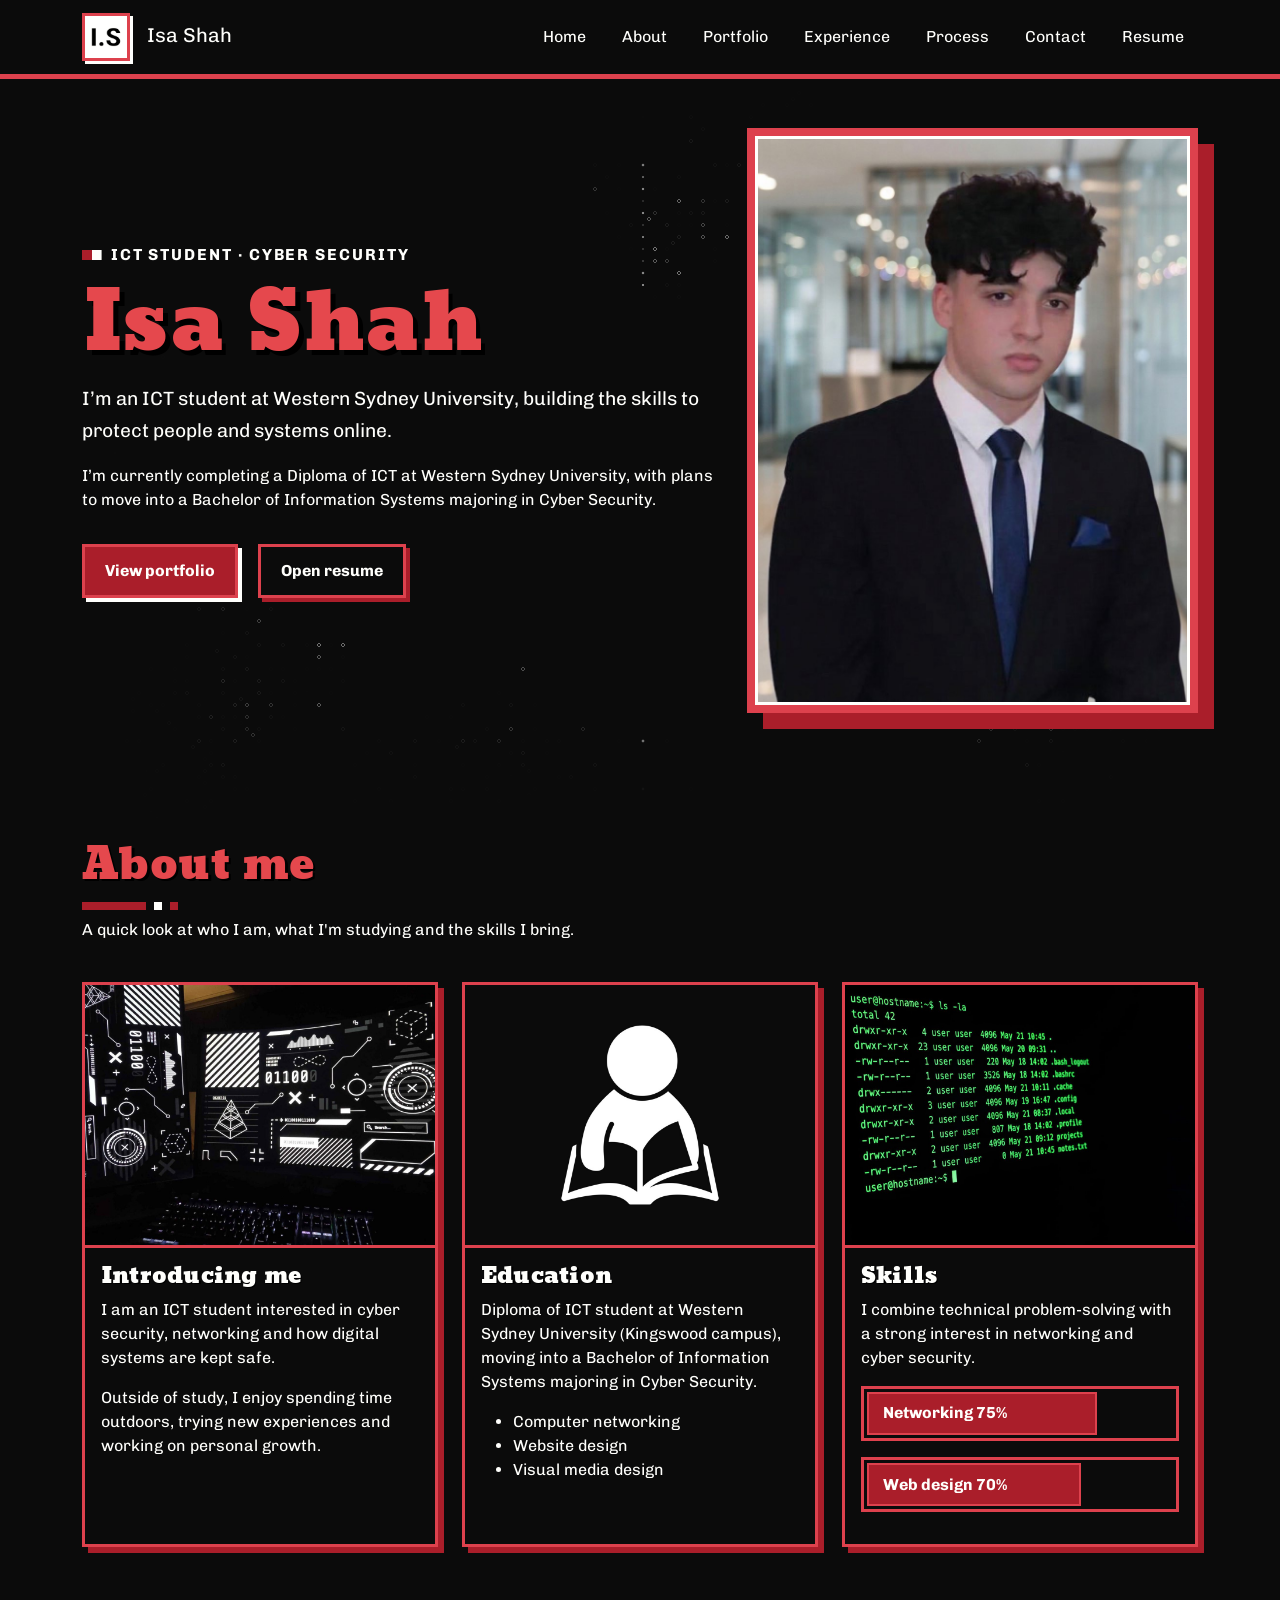
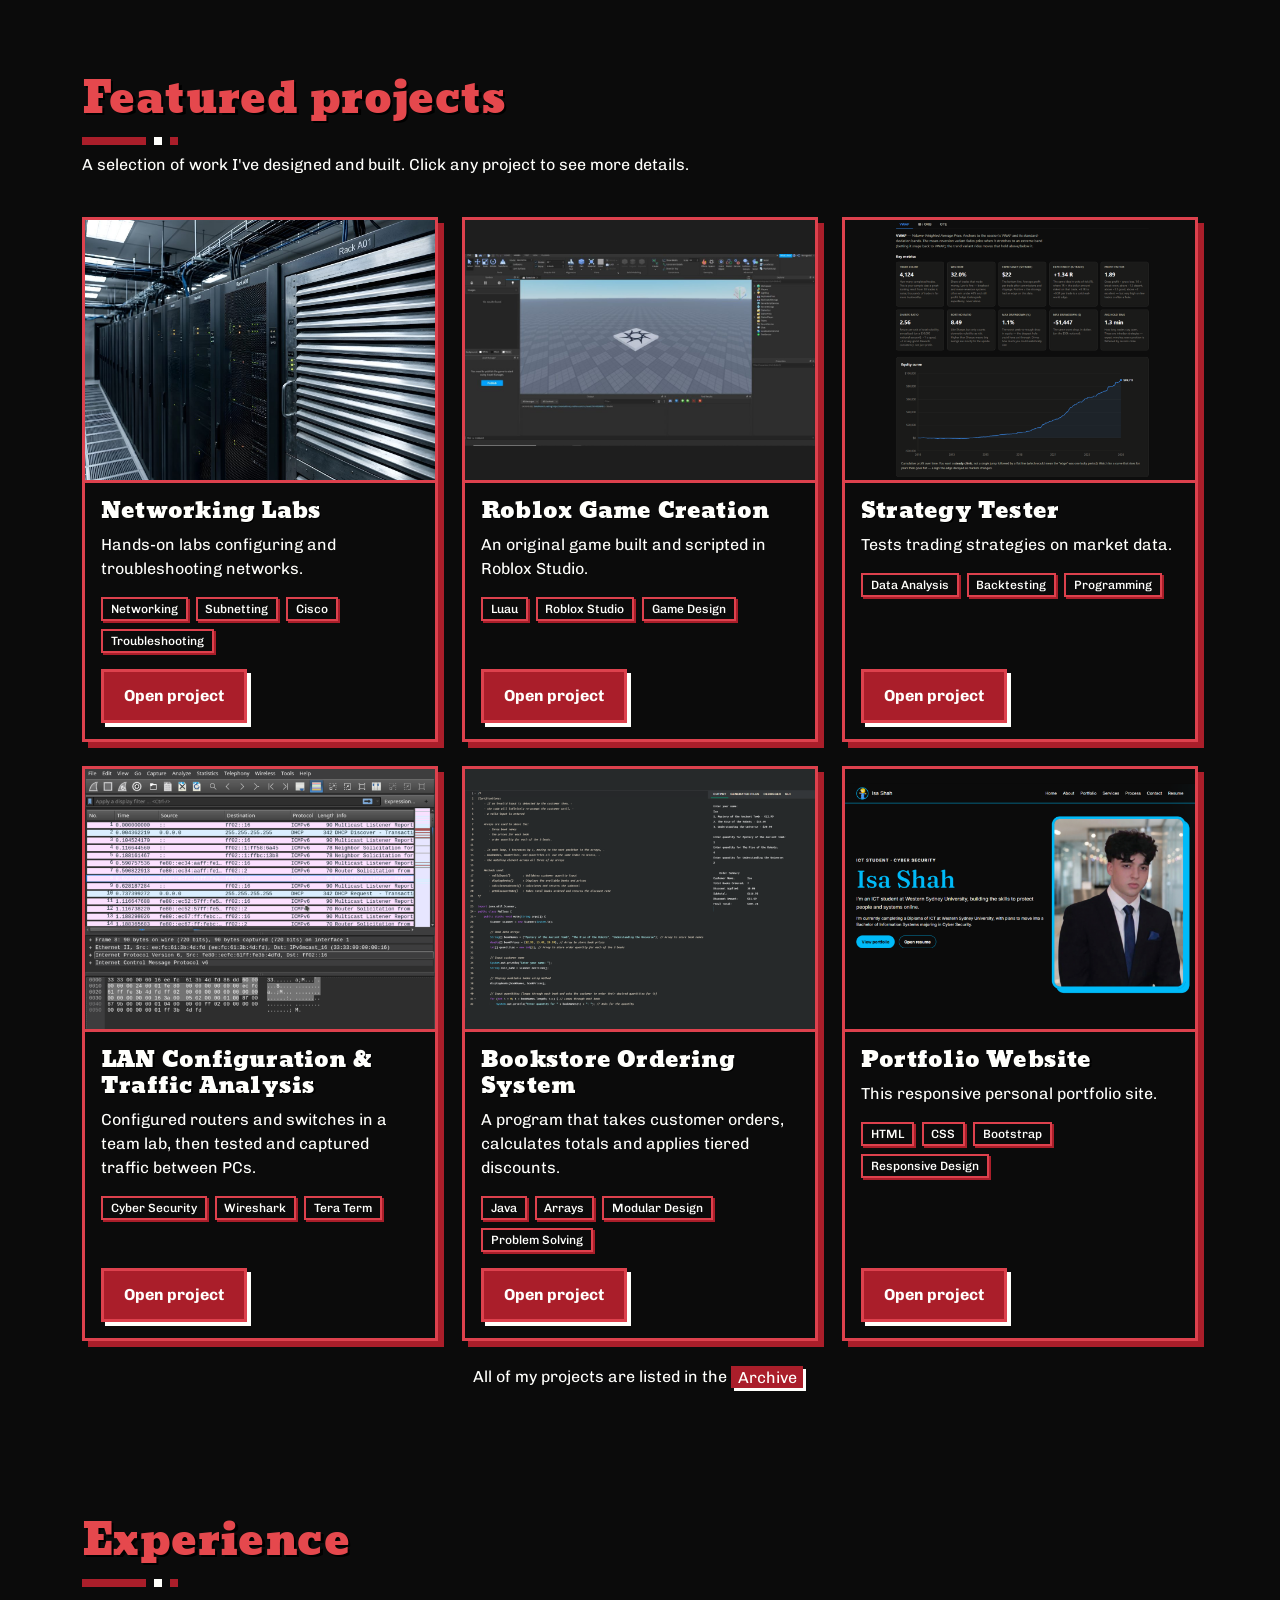
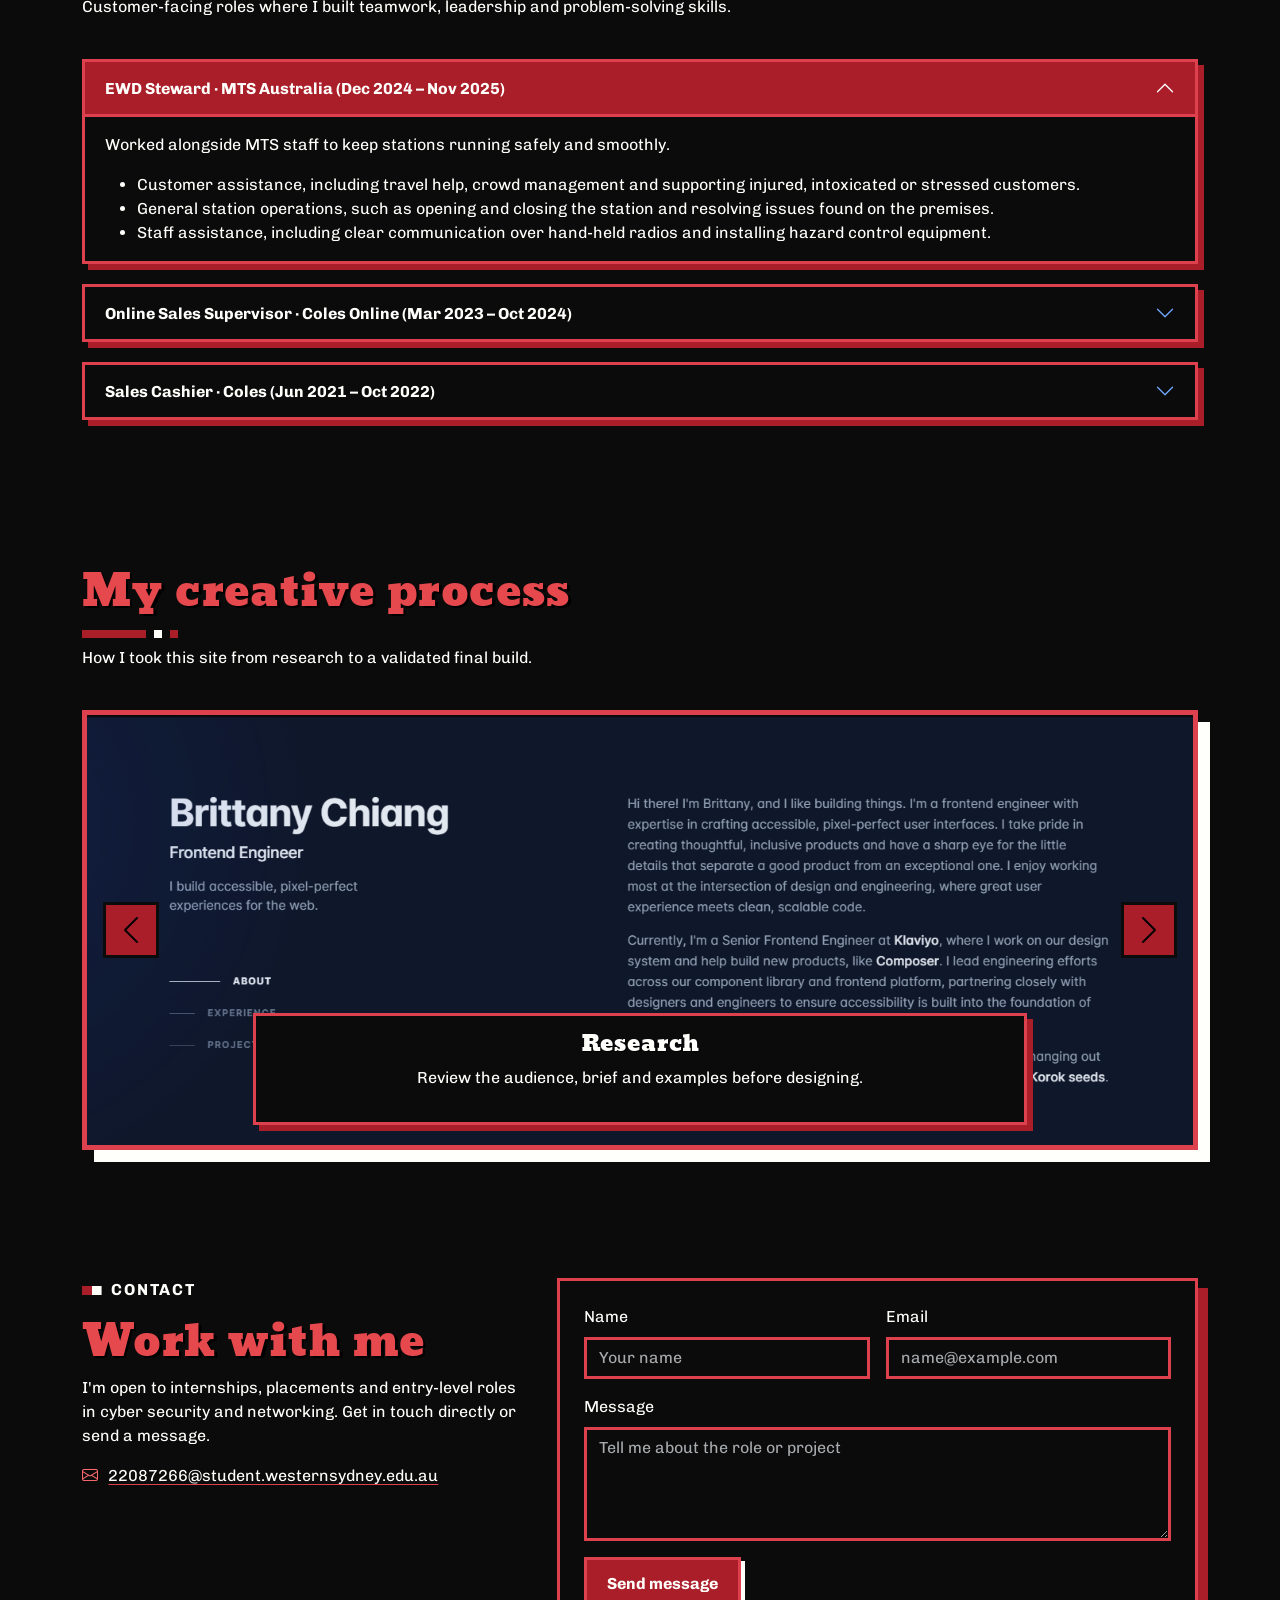
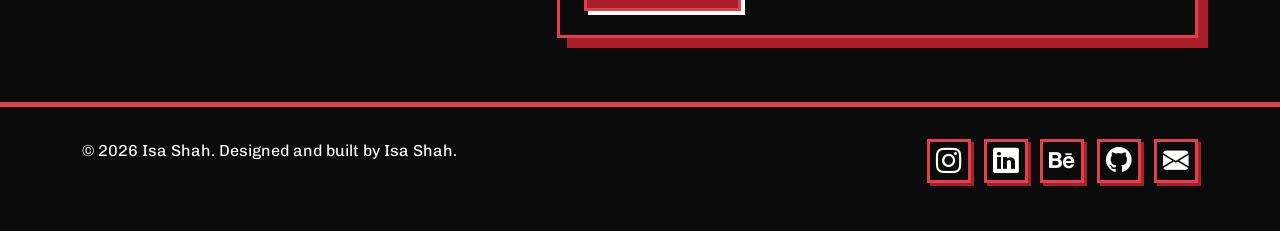
<file: index.html>
<!doctype html>
<html lang="en" data-bs-theme="dark">
<head>
  <meta charset="utf-8">
  <meta name="viewport" content="width=device-width, initial-scale=1">
  <meta name="description" content="Portfolio and resume of Isa Shah, ICT student at Western Sydney University specialising in cyber security and networking">
  <meta name="author" content="Isa Shah">
  <title>Isa Shah | Cyber Security &amp; ICT Portfolio</title>

  <!-- FAVICON -->
  <link rel="apple-touch-icon" sizes="180x180" href="favicon/apple-touch-icon.png">
  <link rel="icon" type="image/png" sizes="32x32" href="favicon/favicon-32x32.png">
  <link rel="icon" type="image/png" sizes="16x16" href="favicon/favicon-16x16.png">
  <link rel="icon" href="favicon/favicon.ico" sizes="any">
  <link rel="manifest" href="favicon/site.webmanifest">

  <!-- GOOGLE FONTS -->
  <link rel="preconnect" href="https://fonts.googleapis.com">
  <link rel="preconnect" href="https://fonts.gstatic.com" crossorigin>
  <link href="https://fonts.googleapis.com/css2?family=Moul&family=Chivo:wght@400;500;600;700&display=swap" rel="stylesheet">

  <!-- BOOTSTRAP ICONS -->
  <link rel="stylesheet" href="https://cdn.jsdelivr.net/npm/bootstrap-icons@1.11.3/font/bootstrap-icons.css">

  <!-- BOOTSTRAP CSS -->
  <link href="https://cdn.jsdelivr.net/npm/bootstrap@5.3.3/dist/css/bootstrap.min.css" rel="stylesheet">

  <!-- CUSTOM CSS -->
  <link href="css/custom.css" rel="stylesheet">
</head>

<body>

<!-- PIXEL BLAST BACKGROUND -->
<canvas class="pixel-blast-bg" aria-hidden="true"></canvas>

<!-- NAVBAR -->
<nav class="navbar navbar-expand-lg fixed-top site-nav" aria-label="Main navigation">
  <div class="container">
    <a class="navbar-brand" href="#top" aria-label="Isa Shah home">
      <img src="images/isa-icon.png" alt="Isa Shah icon" class="brand-icon rounded-circle">
      <span class="d-none d-sm-inline">Isa Shah</span>
    </a>

    <button class="navbar-toggler" type="button"
            data-bs-toggle="collapse"
            data-bs-target="#mainNavbar"
            aria-controls="mainNavbar"
            aria-expanded="false"
            aria-label="Toggle navigation">
      <span class="navbar-toggler-icon"></span>
    </button>

    <div class="collapse navbar-collapse" id="mainNavbar">
      <ul class="navbar-nav ms-auto mb-2 mb-lg-0 gap-lg-2">
        <li class="nav-item"><a class="nav-link" href="#top">Home</a></li>
        <li class="nav-item"><a class="nav-link" href="#aboutme">About</a></li>
        <li class="nav-item"><a class="nav-link" href="#portfolio">Portfolio</a></li>
        <li class="nav-item"><a class="nav-link" href="#experience">Experience</a></li>
        <li class="nav-item d-none d-lg-block"><a class="nav-link" href="#process">Process</a></li>
        <li class="nav-item"><a class="nav-link" href="#contactme">Contact</a></li>
        <li class="nav-item"><a class="nav-link" href="pdf/isa_shah_resume.pdf" target="_blank" rel="noopener">Resume</a></li>
      </ul>
    </div>
  </div>
</nav>

<main id="top">

  <!-- HERO -->
  <header class="container hero-section">
    <div class="row align-items-center g-4">
      <div class="col-12 col-lg-7">
        <p class="eyebrow">ICT student · Cyber security</p>
        <h1>Isa Shah</h1>
        <p class="lead-copy">I’m an ICT student at Western Sydney University, building the skills to protect people and systems online.</p>
        <p class="d-none d-md-block">I’m currently completing a Diploma of ICT at Western Sydney University, with plans to move into a Bachelor of Information Systems majoring in Cyber Security.</p>

        <div class="hero-actions">
          <a class="btn btn-brand" href="#portfolio">View portfolio</a>
          <a class="btn btn-ghost" href="pdf/isa_shah_resume.pdf" target="_blank" rel="noopener">Open resume</a>
        </div>
      </div>

      <div class="col-12 col-lg-5 text-center">
        <img src="images/isa-hero.jpg" class="img-fluid hero-img" alt="Isa Shah creative portrait">
      </div>
    </div>
  </header>

  <!-- ABOUT -->
  <section class="container section-block" id="aboutme">
    <div class="section-intro">
      <h2>About me</h2>
      <p>A quick look at who I am, what I'm studying and the skills I bring.</p>
    </div>

    <div class="row row-cols-1 row-cols-md-2 row-cols-lg-3 g-4">
      <div class="col">
        <article class="card h-100 feature-card">
          <img src="images/isa-setup.jpg" class="card-img-top" alt="Isa's desk setup: two monitors showing a black and white tech-style wallpaper above a backlit keyboard">
          <div class="card-body">
            <h3 class="card-title">Introducing me</h3>
            <p class="card-text">I am an ICT student interested in cyber security, networking and how digital systems are kept safe.</p>
            <p class="card-text d-none d-lg-block">Outside of study, I enjoy spending time outdoors, trying new experiences and working on personal growth.</p>
          </div>
        </article>
      </div>

      <div class="col">
        <article class="card h-100 feature-card">
          <img src="images/education-icon.jpg" class="card-img-top" alt="Icon of a person reading an open book">
          <div class="card-body">
            <h3 class="card-title">Education</h3>
            <p class="card-text">Diploma of ICT student at Western Sydney University (Kingswood campus), moving into a Bachelor of Information Systems majoring in Cyber Security.</p>
            <ul>
              <li>Computer networking</li>
              <li>Website design</li>
              <li>Visual media design</li>
            </ul>
          </div>
        </article>
      </div>

      <div class="col">
        <article class="card h-100 feature-card">
          <img src="images/skills-terminal.jpg" class="card-img-top" alt="Linux terminal showing green ls -la output listing files and permissions">
          <div class="card-body">
            <h3 class="card-title">Skills</h3>
            <p class="card-text">I combine technical problem-solving with a strong interest in networking and cyber security.</p>
            <div class="skill-meter"><span style="width:75%">Networking 75%</span></div>
            <div class="skill-meter"><span style="width:70%">Web design 70%</span></div>
          </div>
        </article>
      </div>
    </div>
  </section>

  <!-- PORTFOLIO -->
  <section class="container section-block" id="portfolio">
    <div class="section-intro">
      <h2>Featured projects</h2>
      <p>A selection of work I've designed and built. Click any project to see more details.</p>
    </div>

    <div class="row row-cols-1 row-cols-sm-2 row-cols-lg-3 g-4">

      <div class="col">
        <article class="card h-100 portfolio-card">
          <img src="images/networking-labs.jpg" class="card-img-top" alt="Networking Labs project thumbnail">
          <div class="card-body d-flex flex-column">
            <h3 class="card-title">Networking Labs</h3>
            <p class="card-text">Hands-on labs configuring and troubleshooting networks.</p>
            <ul class="list-unstyled d-flex flex-wrap gap-2 mb-3" aria-label="Skills used">
              <li class="badge skill-tag">Networking</li>
              <li class="badge skill-tag">Subnetting</li>
              <li class="badge skill-tag">Cisco</li>
              <li class="badge skill-tag">Troubleshooting</li>
            </ul>
            <button type="button" class="btn btn-brand open-lightbox mt-auto align-self-start"
                    data-bs-toggle="modal" data-bs-target="#projectLightbox"
                    data-project-src="images/networking-labs.jpg"
                    data-project-title="Networking Labs"
                    data-project-description="A series of networking labs covering IP addressing, subnetting, switch and router configuration, and troubleshooting connectivity issues.">
              Open project
            </button>
          </div>
        </article>
      </div>

      <div class="col">
        <article class="card h-100 portfolio-card">
          <img src="images/roblox-game.png" class="card-img-top img-zoom-out" alt="Roblox Studio showing a baseplate with a custom star-design part">
          <div class="card-body d-flex flex-column">
            <h3 class="card-title">Roblox Game Creation</h3>
            <p class="card-text">An original game built and scripted in Roblox Studio.</p>
            <ul class="list-unstyled d-flex flex-wrap gap-2 mb-3" aria-label="Skills used">
              <li class="badge skill-tag">Luau</li>
              <li class="badge skill-tag">Roblox Studio</li>
              <li class="badge skill-tag">Game Design</li>
            </ul>
            <button type="button" class="btn btn-brand open-lightbox mt-auto align-self-start"
                    data-bs-toggle="modal" data-bs-target="#projectLightbox"
                    data-project-src="images/roblox-game.png"
                    data-project-title="Roblox Game Creation"
                    data-project-description="An original Roblox game designed and built in Roblox Studio, with Luau scripting for gameplay mechanics, level design and player interaction.">
              Open project
            </button>
          </div>
        </article>
      </div>

      <div class="col">
        <article class="card h-100 portfolio-card">
          <img src="images/strategy-tester-metrics.png" class="card-img-top" alt="VWAP strategy backtest results: key metrics cards and an equity curve rising to $89,715">
          <div class="card-body d-flex flex-column">
            <h3 class="card-title">Strategy Tester</h3>
            <p class="card-text">Tests trading strategies on market data.</p>
            <ul class="list-unstyled d-flex flex-wrap gap-2 mb-3" aria-label="Skills used">
              <li class="badge skill-tag">Data Analysis</li>
              <li class="badge skill-tag">Backtesting</li>
              <li class="badge skill-tag">Programming</li>
            </ul>
            <button type="button" class="btn btn-brand open-lightbox mt-auto align-self-start"
                    data-bs-toggle="modal" data-bs-target="#projectLightbox"
                    data-project-src="images/strategy-tester-metrics.png"
                    data-project-title="Strategy Tester"
                    data-project-description="Records market data and tests trading strategies on it to find which ones are profitable.">
              Open project
            </button>
          </div>
        </article>
      </div>

      <div class="col d-none d-sm-block">
        <article class="card h-100 portfolio-card">
          <img src="images/wireshark-capture.png" class="card-img-top" alt="Wireshark capture listing ICMPv6 and DHCP packets with packet details and hex view">
          <div class="card-body d-flex flex-column">
            <h3 class="card-title">LAN Configuration &amp; Traffic Analysis</h3>
            <p class="card-text">Configured routers and switches in a team lab, then tested and captured traffic between PCs.</p>
            <ul class="list-unstyled d-flex flex-wrap gap-2 mb-3" aria-label="Skills used">
              <li class="badge skill-tag">Cyber Security</li>
              <li class="badge skill-tag">Wireshark</li>
              <li class="badge skill-tag">Tera Term</li>
            </ul>
            <button type="button" class="btn btn-brand open-lightbox mt-auto align-self-start"
                    data-bs-toggle="modal" data-bs-target="#projectLightbox"
                    data-project-src="images/wireshark-capture.png"
                    data-project-title="LAN Configuration &amp; Traffic Analysis"
                    data-project-description="A hands-on networking lab where my group took turns acting as the router and the switch. I used Tera Term to connect to and configure the devices, pinged other PCs to test connectivity, and used Wireshark to capture and inspect the packets travelling across the network.">
              Open project
            </button>
          </div>
        </article>
      </div>

      <div class="col d-none d-md-block">
        <article class="card h-100 portfolio-card">
          <img src="images/bookstore-ordering.png" class="card-img-top" alt="Java code for the Bookstore Ordering System beside its console output and order summary">
          <div class="card-body d-flex flex-column">
            <h3 class="card-title">Bookstore Ordering System</h3>
            <p class="card-text">A program that takes customer orders, calculates totals and applies tiered discounts.</p>
            <ul class="list-unstyled d-flex flex-wrap gap-2 mb-3" aria-label="Skills used">
              <li class="badge skill-tag">Java</li>
              <li class="badge skill-tag">Arrays</li>
              <li class="badge skill-tag">Modular Design</li>
              <li class="badge skill-tag">Problem Solving</li>
            </ul>
            <button type="button" class="btn btn-brand open-lightbox mt-auto align-self-start"
                    data-bs-toggle="modal" data-bs-target="#projectLightbox"
                    data-project-src="images/bookstore-ordering.png"
                    data-project-title="Bookstore Ordering System"
                    data-project-description="A Java program for a bookstore that takes a customer's name and order quantities, stores the book names, prices and quantities in matching arrays, then prints an order summary. It applies a tiered discount based on the total number of books ordered, and re-prompts the customer until they enter a valid quantity. The code is split into separate methods for validating input, displaying books, calculating the subtotal and working out the discount rate.">
              Open project
            </button>
          </div>
        </article>
      </div>

      <div class="col d-none d-lg-block">
        <article class="card h-100 portfolio-card">
          <img src="images/portfolio-website.png" class="card-img-top" alt="Homepage of this portfolio site showing the Isa Shah hero section and portrait">
          <div class="card-body d-flex flex-column">
            <h3 class="card-title">Portfolio Website</h3>
            <p class="card-text">This responsive personal portfolio site.</p>
            <ul class="list-unstyled d-flex flex-wrap gap-2 mb-3" aria-label="Skills used">
              <li class="badge skill-tag">HTML</li>
              <li class="badge skill-tag">CSS</li>
              <li class="badge skill-tag">Bootstrap</li>
              <li class="badge skill-tag">Responsive Design</li>
            </ul>
            <button type="button" class="btn btn-brand open-lightbox mt-auto align-self-start"
                    data-bs-toggle="modal" data-bs-target="#projectLightbox"
                    data-project-src="images/portfolio-website.png"
                    data-project-title="Portfolio Website"
                    data-project-description="The site you are viewing: a responsive portfolio built with HTML, CSS and Bootstrap, featuring a carousel, project lightbox and mobile-first layout.">
              Open project
            </button>
          </div>
        </article>
      </div>

    </div>

    <p class="text-center mt-4 mb-0">
      All of my projects are listed in the <a href="archive.html" class="archive-link">Archive</a>.
    </p>
  </section>

  <!-- EXPERIENCE -->
  <section class="container section-block" id="experience">
    <div class="section-intro">
      <h2>Experience</h2>
      <p>Customer-facing roles where I built teamwork, leadership and problem-solving skills.</p>
    </div>

    <div class="accordion services-accordion" id="experienceAccordion">
      <div class="accordion-item">
        <h3 class="accordion-header">
          <button class="accordion-button" type="button"
                  data-bs-toggle="collapse" data-bs-target="#experienceOne"
                  aria-expanded="true" aria-controls="experienceOne">
            EWD Steward · MTS Australia (Dec 2024 – Nov 2025)
          </button>
        </h3>
        <div id="experienceOne" class="accordion-collapse collapse show" data-bs-parent="#experienceAccordion">
          <div class="accordion-body">
            <p>Worked alongside MTS staff to keep stations running safely and smoothly.</p>
            <ul class="mb-0">
              <li>Customer assistance, including travel help, crowd management and supporting injured, intoxicated or stressed customers.</li>
              <li>General station operations, such as opening and closing the station and resolving issues found on the premises.</li>
              <li>Staff assistance, including clear communication over hand-held radios and installing hazard control equipment.</li>
            </ul>
          </div>
        </div>
      </div>

      <div class="accordion-item">
        <h3 class="accordion-header">
          <button class="accordion-button collapsed" type="button"
                  data-bs-toggle="collapse" data-bs-target="#experienceTwo"
                  aria-expanded="false" aria-controls="experienceTwo">
            Online Sales Supervisor · Coles Online (Mar 2023 – Oct 2024)
          </button>
        </h3>
        <div id="experienceTwo" class="accordion-collapse collapse" data-bs-parent="#experienceAccordion">
          <div class="accordion-body">Managed and trained a team of online shopping assistants, making sure they met performance standards and gave excellent customer service. Coordinated picking, packing and delivery so orders were filled on time and accurately.</div>
        </div>
      </div>

      <div class="accordion-item">
        <h3 class="accordion-header">
          <button class="accordion-button collapsed" type="button"
                  data-bs-toggle="collapse" data-bs-target="#experienceThree"
                  aria-expanded="false" aria-controls="experienceThree">
            Sales Cashier · Coles (Jun 2021 – Oct 2022)
          </button>
        </h3>
        <div id="experienceThree" class="accordion-collapse collapse" data-bs-parent="#experienceAccordion">
          <div class="accordion-body">Served customers quickly and efficiently at the checkout, solved technical problems at the register and handled difficult customers calmly.</div>
        </div>
      </div>
    </div>
  </section>

  <!-- PROCESS CAROUSEL -->
  <section class="container section-block d-none d-lg-block" id="process">
    <div class="section-intro">
      <h2>My creative process</h2>
      <p>How I took this site from research to a validated final build.</p>
    </div>

    <div id="processCarousel" class="carousel slide process-carousel" data-bs-ride="carousel">
      <div class="carousel-inner">
        <div class="carousel-item active">
          <img src="images/research-inspiration.png" class="d-block w-100" alt="Research: portfolio layout inspiration from Brittany Chiang's site">
          <div class="carousel-caption">
            <h3>Research</h3>
            <p>Review the audience, brief and examples before designing.</p>
          </div>
        </div>

        <div class="carousel-item">
          <img src="images/make-code.png" class="d-block w-100 img-left" alt="Make: building the portfolio carousel in HTML with Bootstrap in VS Code">
          <div class="carousel-caption">
            <h3>Make</h3>
            <p>Create drafts, choose strong images and test the layout.</p>
          </div>
        </div>

        <div class="carousel-item">
          <img src="images/refine-validation.png" class="d-block w-100" alt="Refine: Nu HTML Checker reporting no errors or warnings for the portfolio page">
          <div class="carousel-caption">
            <h3>Refine</h3>
            <p>Use feedback and validation to improve the final website.</p>
          </div>
        </div>
      </div>

      <button class="carousel-control-prev" type="button" data-bs-target="#processCarousel" data-bs-slide="prev">
        <span class="carousel-control-prev-icon" aria-hidden="true"></span>
        <span class="visually-hidden">Previous</span>
      </button>

      <button class="carousel-control-next" type="button" data-bs-target="#processCarousel" data-bs-slide="next">
        <span class="carousel-control-next-icon" aria-hidden="true"></span>
        <span class="visually-hidden">Next</span>
      </button>
    </div>
  </section>

  <!-- CONTACT -->
  <section class="container section-block" id="contactme">
    <div class="row g-4 align-items-start">
      <div class="col-12 col-lg-5">
        <p class="eyebrow">Contact</p>
        <h2>Work with me</h2>
        <p>I'm open to internships, placements and entry-level roles in cyber security and networking. Get in touch directly or send a message.</p>
        <ul class="list-unstyled contact-details">
          <li><i class="bi bi-envelope" aria-hidden="true"></i> <a href="mailto:22087266@student.westernsydney.edu.au">22087266@student.westernsydney.edu.au</a></li>
        </ul>
      </div>

      <div class="col-12 col-lg-7">
        <form class="contact-form" action="mailto:22087266@student.westernsydney.edu.au" method="post" enctype="text/plain">
          <div class="row g-3">
            <div class="col-12 col-md-6">
              <label for="name" class="form-label">Name</label>
              <input type="text" class="form-control" id="name" name="name" placeholder="Your name" required>
            </div>

            <div class="col-12 col-md-6">
              <label for="email" class="form-label">Email</label>
              <input type="email" class="form-control" id="email" name="email" placeholder="name@example.com" required>
            </div>

            <div class="col-12">
              <label for="message" class="form-label">Message</label>
              <textarea class="form-control" id="message" name="message" rows="4" placeholder="Tell me about the role or project" required></textarea>
            </div>

            <div class="col-12">
              <button type="submit" class="btn btn-brand">Send message</button>
            </div>
          </div>
        </form>
      </div>
    </div>
  </section>

</main>

<!-- FOOTER -->
<footer class="site-footer">
  <div class="container d-flex flex-column flex-md-row justify-content-between align-items-start gap-3">
    <p>&copy; 2026 Isa Shah. Designed and built by Isa Shah.</p>
    <p class="social-links">
      <a href="https://www.instagram.com/s1as.s/" target="_blank" rel="noopener" aria-label="Instagram"><i class="bi bi-instagram"></i></a>
      <a href="https://www.linkedin.com/in/isashah04/" target="_blank" rel="noopener" aria-label="LinkedIn"><i class="bi bi-linkedin"></i></a>
      <a href="https://www.behance.net/isashah1" target="_blank" rel="noopener" aria-label="Behance"><i class="bi bi-behance"></i></a>
      <a href="https://github.com/s1xs" target="_blank" rel="noopener" aria-label="GitHub"><i class="bi bi-github"></i></a>
      <a href="mailto:22087266@student.westernsydney.edu.au" aria-label="Email Isa Shah"><i class="bi bi-envelope-fill"></i></a>
    </p>
  </div>
</footer>

<!-- PROJECT LIGHTBOX MODAL -->
<div class="modal fade" id="projectLightbox" tabindex="-1" role="dialog"
     aria-labelledby="projectLightboxLabel" aria-hidden="true">
  <div class="modal-dialog modal-dialog-centered modal-xl">
    <div class="modal-content project-modal">
      <div class="modal-header">
        <h2 class="modal-title" id="projectLightboxLabel">Project title</h2>
        <button type="button" class="btn-close" data-bs-dismiss="modal" aria-label="Close"></button>
      </div>
      <div class="modal-body">
        <img src="images/networking-labs.jpg" class="img-fluid modal-project-img"
             id="modalProjectImage" alt="Selected portfolio project">
        <p id="modalProjectDescription" class="modal-description">Project description.</p>
      </div>
    </div>
  </div>
</div>

<!-- BOOTSTRAP JS -->
<script src="https://cdn.jsdelivr.net/npm/bootstrap@5.3.3/dist/js/bootstrap.bundle.min.js"></script>

<!-- PIXEL BLAST BACKGROUND -->
<script src="js/pixel-blast.js"></script>

<script>
  /* PROJECT LIGHTBOX */
  const projectButtons = document.querySelectorAll('.open-lightbox');
  const projectImage = document.querySelector('#modalProjectImage');
  const projectTitle = document.querySelector('#projectLightboxLabel');
  const projectDescription = document.querySelector('#modalProjectDescription');

  projectButtons.forEach(function(button) {
    button.addEventListener('click', function () {
      projectImage.src = this.dataset.projectSrc;
      projectImage.alt = this.dataset.projectTitle + ' full image';
      projectTitle.textContent = this.dataset.projectTitle;
      projectDescription.textContent = this.dataset.projectDescription;
    });
  });
</script>

</body>
</html>
</file>
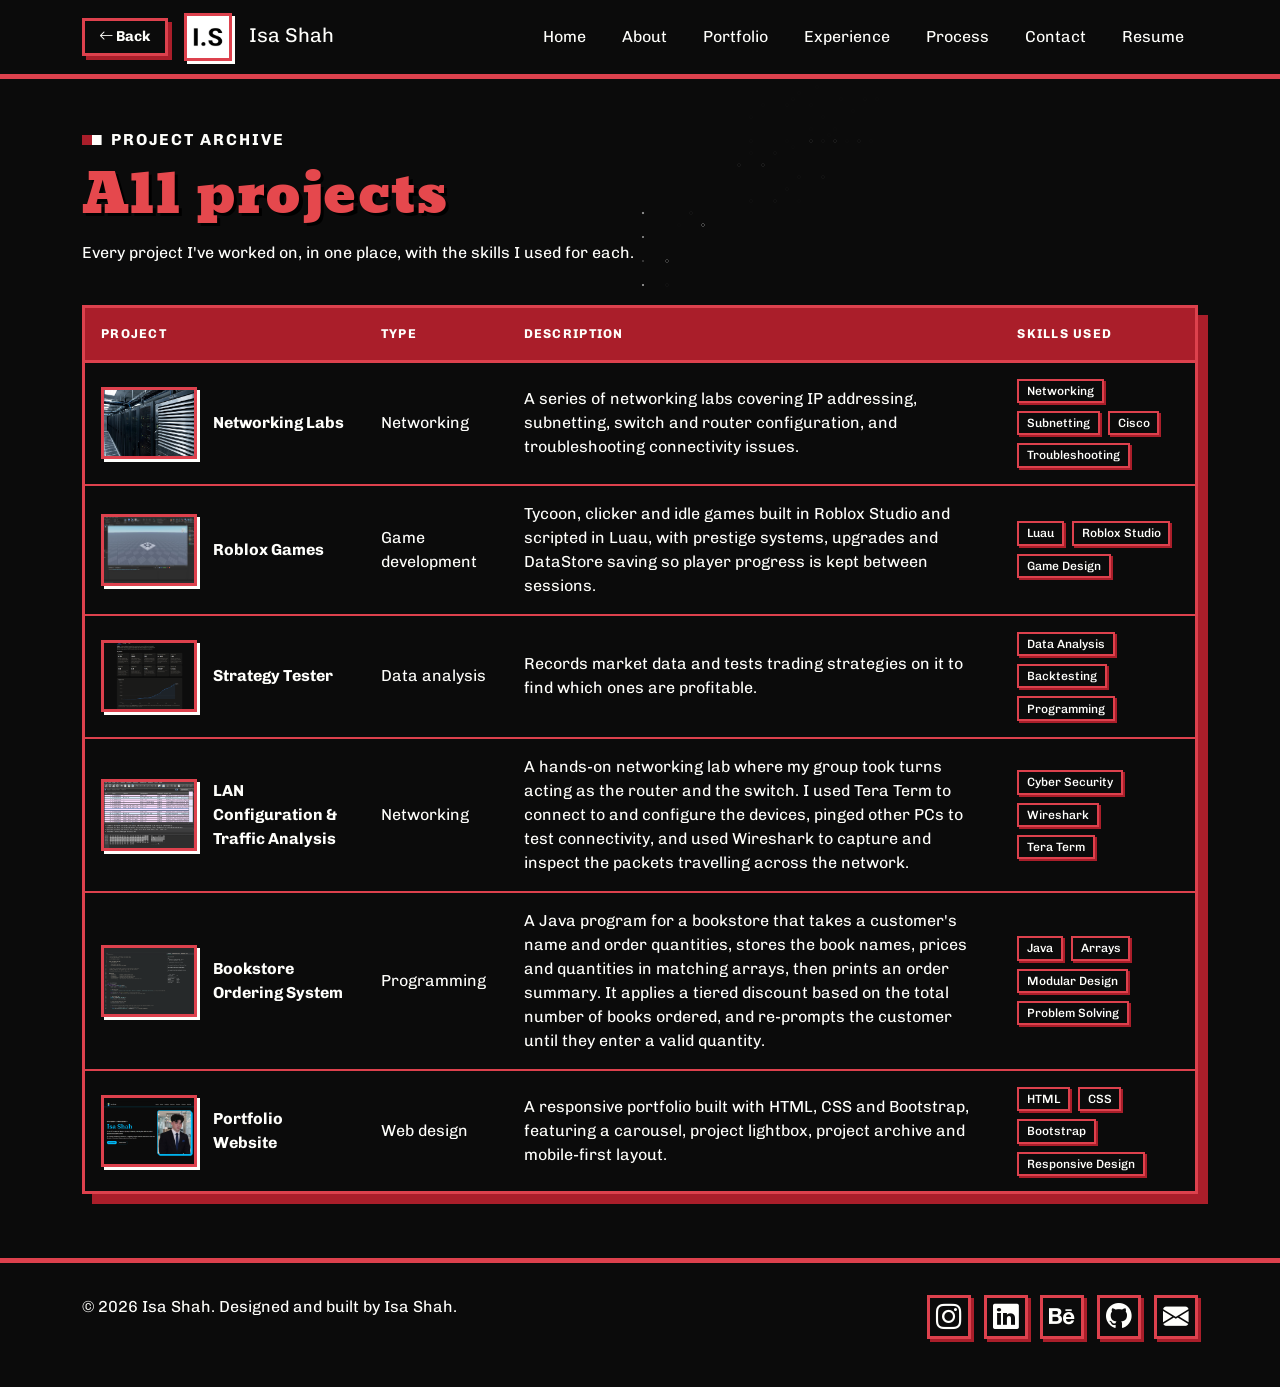
<file: archive.html>
<!doctype html>
<html lang="en" data-bs-theme="dark">
<head>
  <meta charset="utf-8">
  <meta name="viewport" content="width=device-width, initial-scale=1">
  <meta name="description" content="Archive of all of Isa Shah's portfolio projects">
  <meta name="author" content="Isa Shah">
  <title>Isa Shah | Project Archive</title>

  <!-- FAVICON -->
  <link rel="apple-touch-icon" sizes="180x180" href="favicon/apple-touch-icon.png">
  <link rel="icon" type="image/png" sizes="32x32" href="favicon/favicon-32x32.png">
  <link rel="icon" type="image/png" sizes="16x16" href="favicon/favicon-16x16.png">
  <link rel="icon" href="favicon/favicon.ico" sizes="any">
  <link rel="manifest" href="favicon/site.webmanifest">

  <!-- GOOGLE FONTS -->
  <link rel="preconnect" href="https://fonts.googleapis.com">
  <link rel="preconnect" href="https://fonts.gstatic.com" crossorigin>
  <link href="https://fonts.googleapis.com/css2?family=Moul&family=Chivo:wght@400;500;600;700&display=swap" rel="stylesheet">

  <!-- BOOTSTRAP ICONS -->
  <link rel="stylesheet" href="https://cdn.jsdelivr.net/npm/bootstrap-icons@1.11.3/font/bootstrap-icons.css">

  <!-- BOOTSTRAP CSS -->
  <link href="https://cdn.jsdelivr.net/npm/bootstrap@5.3.3/dist/css/bootstrap.min.css" rel="stylesheet">

  <!-- CUSTOM CSS -->
  <link href="css/custom.css" rel="stylesheet">
</head>

<body>

<!-- NAVBAR -->
<nav class="navbar navbar-expand-lg fixed-top site-nav" aria-label="Main navigation">
  <div class="container">
    <!-- BACK BUTTON + LOGO -->
    <div class="d-flex align-items-center gap-3">
      <a class="btn btn-ghost btn-back" href="index.html#portfolio">
        <i class="bi bi-arrow-left" aria-hidden="true"></i> Back
      </a>
      <a class="navbar-brand me-0" href="index.html" aria-label="Isa Shah home">
        <img src="images/isa-icon.png" alt="Isa Shah icon" class="brand-icon rounded-circle">
        <span class="d-none d-sm-inline">Isa Shah</span>
      </a>
    </div>

    <button class="navbar-toggler" type="button"
            data-bs-toggle="collapse"
            data-bs-target="#mainNavbar"
            aria-controls="mainNavbar"
            aria-expanded="false"
            aria-label="Toggle navigation">
      <span class="navbar-toggler-icon"></span>
    </button>

    <div class="collapse navbar-collapse" id="mainNavbar">
      <ul class="navbar-nav ms-auto mb-2 mb-lg-0 gap-lg-2">
        <li class="nav-item"><a class="nav-link" href="index.html#top">Home</a></li>
        <li class="nav-item"><a class="nav-link" href="index.html#aboutme">About</a></li>
        <li class="nav-item"><a class="nav-link" href="index.html#portfolio">Portfolio</a></li>
        <li class="nav-item"><a class="nav-link" href="index.html#experience">Experience</a></li>
        <li class="nav-item d-none d-lg-block"><a class="nav-link" href="index.html#process">Process</a></li>
        <li class="nav-item"><a class="nav-link" href="index.html#contactme">Contact</a></li>
        <li class="nav-item"><a class="nav-link" href="pdf/isa_shah_resume.pdf" target="_blank" rel="noopener">Resume</a></li>
      </ul>
    </div>
  </div>
</nav>

<main>

  <!-- PROJECT ARCHIVE -->
  <section class="container archive-section">
    <div class="section-intro">
      <p class="eyebrow">Project archive</p>
      <h1 class="archive-title">All projects</h1>
      <p>Every project I've worked on, in one place, with the skills I used for each.</p>
    </div>

    <!-- PROJECT TABLE -->
    <div class="table-responsive archive-table-wrap">
      <table class="table align-middle archive-table mb-0">
        <caption class="visually-hidden">List of Isa Shah's projects with type, description and skills used</caption>
        <thead>
          <tr>
            <th scope="col">Project</th>
            <th scope="col">Type</th>
            <th scope="col">Description</th>
            <th scope="col">Skills used</th>
          </tr>
        </thead>
        <tbody>
          <tr>
            <th scope="row">
              <div class="archive-project">
                <img src="images/networking-labs.jpg" alt="" class="archive-thumb">
                <span>Networking Labs</span>
              </div>
            </th>
            <td>Networking</td>
            <td>A series of networking labs covering IP addressing, subnetting, switch and router configuration, and troubleshooting connectivity issues.</td>
            <td>
              <ul class="list-unstyled d-flex flex-wrap gap-2 mb-0">
                <li class="badge skill-tag">Networking</li>
                <li class="badge skill-tag">Subnetting</li>
                <li class="badge skill-tag">Cisco</li>
                <li class="badge skill-tag">Troubleshooting</li>
              </ul>
            </td>
          </tr>

          <tr>
            <th scope="row">
              <div class="archive-project">
                <img src="images/roblox-game.png" alt="" class="archive-thumb">
                <span>Roblox Games</span>
              </div>
            </th>
            <td>Game development</td>
            <td>Tycoon, clicker and idle games built in Roblox Studio and scripted in Luau, with prestige systems, upgrades and DataStore saving so player progress is kept between sessions.</td>
            <td>
              <ul class="list-unstyled d-flex flex-wrap gap-2 mb-0">
                <li class="badge skill-tag">Luau</li>
                <li class="badge skill-tag">Roblox Studio</li>
                <li class="badge skill-tag">Game Design</li>
              </ul>
            </td>
          </tr>

          <tr>
            <th scope="row">
              <div class="archive-project">
                <img src="images/strategy-tester-metrics.png" alt="" class="archive-thumb">
                <span>Strategy Tester</span>
              </div>
            </th>
            <td>Data analysis</td>
            <td>Records market data and tests trading strategies on it to find which ones are profitable.</td>
            <td>
              <ul class="list-unstyled d-flex flex-wrap gap-2 mb-0">
                <li class="badge skill-tag">Data Analysis</li>
                <li class="badge skill-tag">Backtesting</li>
                <li class="badge skill-tag">Programming</li>
              </ul>
            </td>
          </tr>

          <tr>
            <th scope="row">
              <div class="archive-project">
                <img src="images/wireshark-capture.png" alt="" class="archive-thumb">
                <span>LAN Configuration &amp; Traffic Analysis</span>
              </div>
            </th>
            <td>Networking</td>
            <td>A hands-on networking lab where my group took turns acting as the router and the switch. I used Tera Term to connect to and configure the devices, pinged other PCs to test connectivity, and used Wireshark to capture and inspect the packets travelling across the network.</td>
            <td>
              <ul class="list-unstyled d-flex flex-wrap gap-2 mb-0">
                <li class="badge skill-tag">Cyber Security</li>
                <li class="badge skill-tag">Wireshark</li>
                <li class="badge skill-tag">Tera Term</li>
              </ul>
            </td>
          </tr>

          <tr>
            <th scope="row">
              <div class="archive-project">
                <img src="images/bookstore-ordering.png" alt="" class="archive-thumb">
                <span>Bookstore Ordering System</span>
              </div>
            </th>
            <td>Programming</td>
            <td>A Java program for a bookstore that takes a customer's name and order quantities, stores the book names, prices and quantities in matching arrays, then prints an order summary. It applies a tiered discount based on the total number of books ordered, and re-prompts the customer until they enter a valid quantity.</td>
            <td>
              <ul class="list-unstyled d-flex flex-wrap gap-2 mb-0">
                <li class="badge skill-tag">Java</li>
                <li class="badge skill-tag">Arrays</li>
                <li class="badge skill-tag">Modular Design</li>
                <li class="badge skill-tag">Problem Solving</li>
              </ul>
            </td>
          </tr>

          <tr>
            <th scope="row">
              <div class="archive-project">
                <img src="images/portfolio-website.png" alt="" class="archive-thumb">
                <span>Portfolio Website</span>
              </div>
            </th>
            <td>Web design</td>
            <td>A responsive portfolio built with HTML, CSS and Bootstrap, featuring a carousel, project lightbox, project archive and mobile-first layout.</td>
            <td>
              <ul class="list-unstyled d-flex flex-wrap gap-2 mb-0">
                <li class="badge skill-tag">HTML</li>
                <li class="badge skill-tag">CSS</li>
                <li class="badge skill-tag">Bootstrap</li>
                <li class="badge skill-tag">Responsive Design</li>
              </ul>
            </td>
          </tr>
        </tbody>
      </table>
    </div>
  </section>

</main>

<!-- FOOTER -->
<footer class="site-footer">
  <div class="container d-flex flex-column flex-md-row justify-content-between align-items-start gap-3">
    <p>&copy; 2026 Isa Shah. Designed and built by Isa Shah.</p>
    <p class="social-links">
      <a href="https://www.instagram.com/s1as.s/" target="_blank" rel="noopener" aria-label="Instagram"><i class="bi bi-instagram"></i></a>
      <a href="https://www.linkedin.com/in/isashah04/" target="_blank" rel="noopener" aria-label="LinkedIn"><i class="bi bi-linkedin"></i></a>
      <a href="https://www.behance.net/isashah1" target="_blank" rel="noopener" aria-label="Behance"><i class="bi bi-behance"></i></a>
      <a href="https://github.com/s1xs" target="_blank" rel="noopener" aria-label="GitHub"><i class="bi bi-github"></i></a>
      <a href="mailto:22087266@student.westernsydney.edu.au" aria-label="Email Isa Shah"><i class="bi bi-envelope-fill"></i></a>
    </p>
  </div>
</footer>

<!-- PIXEL BLAST BACKGROUND -->
<canvas class="pixel-blast-bg" aria-hidden="true"></canvas>

<!-- BOOTSTRAP JS -->
<script src="https://cdn.jsdelivr.net/npm/bootstrap@5.3.3/dist/js/bootstrap.bundle.min.js"></script>
<script src="js/pixel-blast.js"></script>

</body>
</html>
</file>
<file: css/custom.css>
/* THEME VARIABLES */
:root {
  /* Brand palette */
  --brand-primary: #AA1E2A;
  --brand-line: #DD414D;
  --brand-secondary: #FFFFFC;
  --brand-text: #FF6B70;
  --brand-heading: #E5484D;

  --page-bg: #0B0B0B;
  --panel-bg: #0B0B0B;
  --card-bg: #0B0B0B;
  --text-main: #fffffc;
  --text-soft: #fffffc;
  --nav-text: #FFFFFC;
  --border-soft: var(--brand-line);

  --font-body: 'Chivo', Arial, sans-serif;
  --font-heading: 'Moul', Rockwell, Georgia, serif;

  /* BRUTALIST TOKENS */
  --bw: 3px;                     /* standard border weight */
  --bw-heavy: 5px;               /* heavy border weight */
  --px-lift: 10px;               /* hard shadow offset on hover */
  --step: steps(3, end);         /* chunky motion */

  /* Square corners */
  --bs-border-radius: 0;
  --bs-border-radius-sm: 0;
  --bs-border-radius-lg: 0;
  --bs-border-radius-xl: 0;
  --bs-border-radius-xxl: 0;
  --bs-border-radius-2xl: 0;
  --bs-border-radius-pill: 0;
}

/* SQUARE EVERYTHING */
*,
*::before,
*::after,
[class] {
  border-radius: 0 !important;
}

/* BASE STYLES */
html {
  font-size: 1rem;
  scroll-behavior: smooth;
  scroll-padding-top: 5rem;
}

body {
  margin: 0;
  font-family: var(--font-body);
  background-color: var(--page-bg);
  color: var(--text-main);
  /* Sticky footer */
  min-height: 100vh;
  display: flex;
  flex-direction: column;
}

main {
  flex: 1 0 auto;
}

.site-footer {
  flex-shrink: 0;
}

::selection {
  background-color: var(--brand-primary);
  color: var(--brand-secondary);
}

/* Scrollbar */
html {
  scrollbar-color: var(--brand-line) var(--page-bg);
}

h1, h2, h3, h4, h5 {
  font-family: var(--font-heading);
  font-weight: 400;
  letter-spacing: .01em;
  color: var(--brand-text);
  /* Hard drop shadow */
  text-shadow: .06em .06em 0 #000;
}

h1 {
  font-size: clamp(2.5rem, 7vw, 5rem);
  line-height: 1.05;
  margin-bottom: 1rem;
}

h2 {
  font-size: clamp(1.75rem, 4.25vw, 2.6rem);
}

/* Main headings */
h1, h2 {
  color: var(--brand-heading);
}

h3 {
  font-size: 1.35rem;
}

p, li, a, label, input, textarea, button {
  font-family: var(--font-body);
}

p, li, label {
  color: var(--text-soft);
}

/* NAVBAR */
.site-nav {
  background-color: var(--page-bg);
  border-bottom: var(--bw-heavy) solid var(--brand-line);
}

.navbar-brand,
.nav-link {
  color: var(--nav-text);
}

.navbar-brand:hover {
  color: var(--brand-text);
}

/* Invert nav links on hover */
.nav-link {
  border: 2px solid transparent;
  padding-left: .75rem !important;
  padding-right: .75rem !important;
  transition: background-color .15s var(--step), color .15s var(--step);
}

.nav-link:hover {
  background-color: var(--brand-primary);
  border-color: transparent;
  color: var(--brand-secondary);
}

.navbar-toggler {
  border: var(--bw) solid var(--brand-line);
}

.navbar-toggler:focus {
  box-shadow: none;
  outline: var(--bw) solid var(--brand-secondary);
  outline-offset: 2px;
}

.brand-icon {
  width: 48px;
  height: 48px;
  object-fit: cover;
  border: var(--bw) solid var(--brand-line);
  box-shadow: 3px 3px 0 0 var(--brand-secondary);
  margin-right: .75rem;
}

/* HERO */
.hero-section {
  padding-top: 8rem;
  padding-bottom: 4rem;
}

/* Pixel bullet before eyebrow labels */
.eyebrow {
  color: var(--brand-secondary);
  font-weight: 700;
  letter-spacing: .12em;
  text-transform: uppercase;
  display: inline-flex;
  align-items: center;
  gap: .6rem;
}

.eyebrow::before {
  content: "";
  width: .6em;
  height: .6em;
  background-color: var(--brand-primary);
  box-shadow: .6em 0 0 0 var(--brand-secondary);
  margin-right: .6em;
  flex-shrink: 0;
}

.lead-copy {
  color: var(--text-main);
  font-size: 1.2rem;
  line-height: 1.7;
}

.hero-img {
  border: 8px solid var(--brand-line);
  outline: var(--bw) solid var(--brand-secondary);
  outline-offset: -11px;
  box-shadow: 16px 16px 0 0 var(--brand-primary);
}

.hero-actions {
  display: flex;
  flex-wrap: wrap;
  gap: 1.25rem;
  margin-top: 2rem;
}

/* BUTTONS */
.btn-brand,
.btn-ghost {
  border: var(--bw) solid var(--brand-line);
  padding: .75rem 1.25rem;
  font-weight: 700;
  transition: translate .12s var(--step), box-shadow .12s var(--step),
              background-color .12s var(--step), color .12s var(--step);
}

.btn-brand {
  background-color: var(--brand-primary);
  color: var(--brand-secondary);
  box-shadow: 4px 4px 0 0 var(--brand-secondary);
}

/* SKILL TAGS */
.skill-tag {
  background-color: transparent;
  color: var(--text-main);
  border: 2px solid var(--border-soft);
  font-weight: 500;
  box-shadow: 2px 2px 0 0 var(--brand-primary);
}

/* ARCHIVE LINK */
.archive-link {
  color: var(--brand-secondary);
  background-color: var(--brand-primary);
  text-decoration: none;
  padding: .1rem .4rem;
  box-shadow: 3px 3px 0 0 var(--brand-secondary);
}

.archive-link:hover {
  background-color: var(--brand-secondary);
  color: var(--page-bg);
  box-shadow: 3px 3px 0 0 var(--brand-primary);
}

/* GHOST BUTTON */
.btn-ghost {
  background-color: var(--page-bg);
  color: var(--text-main);
  box-shadow: 4px 4px 0 0 var(--brand-primary);
}

/* BUTTON HOVER + PRESS + FOCUS */
.btn-brand:hover,
.btn-ghost:hover {
  translate: -2px -2px;
}

.btn-brand:hover {
  background-color: var(--text-main);
  border-color: transparent;
  color: var(--page-bg);
  box-shadow: 6px 6px 0 0 var(--brand-primary);
}

.btn-ghost:hover {
  border-color: var(--brand-line);
  color: var(--brand-text);
  box-shadow: 6px 6px 0 0 var(--brand-secondary);
}

.btn-brand:active,
.btn-ghost:active {
  translate: 4px 4px;
  box-shadow: 0 0 0 0 transparent !important;
}

.btn-brand:focus-visible,
.btn-ghost:focus-visible,
.nav-link:focus-visible,
.open-lightbox:focus-visible,
.archive-link:focus-visible {
  outline: 4px solid var(--brand-secondary);
  outline-offset: 3px;
  box-shadow: none;
}

/* SECTIONS */
.section-block {
  padding-top: 4rem;
  padding-bottom: 4rem;
}

.section-intro {
  max-width: 760px;
  margin-bottom: 2.5rem;
}

/* Pixel bar under section headings */
.section-intro h2::after {
  content: "";
  display: block;
  width: 96px;
  height: 8px;
  margin-top: .75rem;
  background:
    linear-gradient(90deg,
      var(--brand-primary) 0 64px,
      transparent 64px 72px,
      var(--brand-secondary) 72px 80px,
      transparent 80px 88px,
      var(--brand-primary) 88px 96px);
}

/* CARDS */
.card {
  background-color: var(--card-bg);
  color: var(--text-main);
  border: var(--bw) solid var(--border-soft);
  box-shadow: 6px 6px 0 0 var(--brand-primary);
  overflow: hidden;
}

/* CARD IMAGES */
.card-img-top {
  aspect-ratio: 4 / 3;
  object-fit: cover;
  border-bottom: var(--bw) solid var(--brand-line);
}

.card-img-top.img-zoom-out {
  object-fit: contain;
  background-color: #1e1e1e;
}

/* CARD HOVER */
.feature-card,
.portfolio-card {
  transition: translate .2s var(--step), box-shadow .2s var(--step), border-color .2s var(--step);
}

.feature-card:hover,
.portfolio-card:hover {
  translate: -4px -4px;
  border-color: var(--brand-line);
  box-shadow: var(--px-lift) var(--px-lift) 0 0 var(--brand-secondary);
}

/* SKILL METERS */
.skill-meter {
  background-color: var(--panel-bg);
  border: var(--bw) solid var(--border-soft);
  margin: 1rem 0;
  padding: 3px;
  overflow: hidden;
}

.skill-meter span {
  display: block;
  background-color: var(--brand-primary);
  color: var(--brand-secondary);
  font-weight: 700;
  padding: .6rem 1rem;
  box-shadow: inset 0 0 0 2px var(--brand-line);
}

/* PROJECT LIGHTBOX MODAL */
.project-modal {
  background-color: var(--page-bg);
  color: var(--text-main);
  border: var(--bw-heavy) solid var(--brand-line);
  box-shadow: 12px 12px 0 0 var(--brand-secondary);
}

.project-modal .modal-header {
  border-bottom: var(--bw) solid var(--brand-line);
}

.project-modal .btn-close {
  border: 2px solid var(--brand-secondary);
  padding: .6rem;
  opacity: 1;
}

.project-modal .btn-close:hover {
  background-color: var(--brand-primary);
  border-color: transparent;
}

.project-modal .btn-close:focus {
  box-shadow: none;
  outline: 4px solid var(--brand-secondary);
  outline-offset: 2px;
}

.modal-backdrop.show {
  opacity: .85;
}

.modal-project-img {
  width: 100%;
  border: var(--bw) solid var(--border-soft);
}

.modal-description {
  margin-top: 1rem;
  font-size: 1.05rem;
}

/* EXPERIENCE ACCORDION */
.services-accordion .accordion-item {
  background-color: var(--card-bg);
  border: var(--bw) solid var(--border-soft);
  color: var(--text-main);
  box-shadow: 6px 6px 0 0 var(--brand-primary);
  margin-bottom: 1.25rem;
}

.services-accordion .accordion-item:not(:first-of-type) {
  border-top: var(--bw) solid var(--border-soft);
}

.services-accordion .accordion-button {
  background-color: var(--card-bg);
  color: var(--text-main);
  font-weight: 700;
  transition: background-color .15s var(--step), color .15s var(--step);
}

.services-accordion .accordion-button:hover {
  background-color: rgba(170, 30, 42, .15);
}

.services-accordion .accordion-button:not(.collapsed) {
  background-color: var(--brand-primary);
  color: var(--brand-secondary);
  box-shadow: none;
  border-bottom: var(--bw) solid var(--brand-line);
}

.services-accordion .accordion-button:not(.collapsed)::after {
  filter: brightness(0) invert(1);
}

.services-accordion .accordion-button:focus {
  box-shadow: none;
  outline: 4px solid var(--brand-secondary);
  outline-offset: -4px;
  z-index: 3;
}

.accordion-body {
  color: var(--text-soft);
}

/* PROCESS CAROUSEL */
.process-carousel {
  border: var(--bw-heavy) solid var(--brand-line);
  box-shadow: 12px 12px 0 0 var(--brand-secondary);
  overflow: hidden;
}

.carousel-item img {
  height: 430px;
  object-fit: cover;
}

/* Left-align wide code screenshot */
.carousel-item img.img-left {
  object-position: left center;
}

.carousel-caption {
  background-color: var(--page-bg);
  border: var(--bw) solid var(--brand-line);
  box-shadow: 6px 6px 0 0 var(--brand-primary);
  padding: 1rem;
}

.carousel-caption h3,
.carousel-caption p {
  color: #fffffc;
}

/* No shadow on accordion headings */
.services-accordion .accordion-header {
  text-shadow: none;
}

/* Square block arrows */
.carousel-control-prev,
.carousel-control-next {
  width: 56px;
  height: 56px;
  top: 50%;
  bottom: auto;
  translate: 0 -50%;
  background-color: var(--brand-primary);
  border: var(--bw) solid var(--page-bg);
  opacity: 1;
  margin: 0 1rem;
}

.carousel-control-prev:hover,
.carousel-control-next:hover {
  background-color: var(--brand-secondary);
}

.carousel-control-prev:hover span,
.carousel-control-next:hover span {
  filter: invert(1);
}

/* CONTACT FORM */
.contact-form {
  background-color: var(--panel-bg);
  border: var(--bw) solid var(--border-soft);
  box-shadow: 10px 10px 0 0 var(--brand-primary);
  padding: 1.5rem;
}

.form-control {
  background-color: var(--page-bg);
  color: var(--text-main);
  border: var(--bw) solid var(--border-soft);
  transition: box-shadow .12s var(--step), translate .12s var(--step);
}

.form-control:focus {
  background-color: var(--page-bg);
  color: var(--text-main);
  border-color: var(--brand-secondary);
  box-shadow: 4px 4px 0 0 var(--brand-primary);
  translate: -2px -2px;
}

/* CONTACT DETAILS */
.contact-details li {
  margin-bottom: .6rem;
  overflow-wrap: anywhere;
}

.contact-details .bi {
  color: var(--brand-text);
  margin-right: .4rem;
}

.contact-details a {
  color: var(--text-main);
  text-decoration-color: var(--brand-line);
  text-underline-offset: .2em;
}

.contact-details a:hover {
  color: var(--brand-text);
  background-color: var(--page-bg);
}

/* FOOTER */
.site-footer {
  background-color: var(--panel-bg);
  border-top: var(--bw-heavy) solid var(--brand-line);
  padding: 2rem 0;
}

/* Social icons */
.social-links {
  display: flex;
  flex-wrap: wrap;
  gap: .8rem;
}

.social-links a {
  color: var(--text-main);
  font-size: 1.6rem;
  display: inline-flex;
  align-items: center;
  justify-content: center;
  width: 2.75rem;
  height: 2.75rem;
  border: var(--bw) solid var(--brand-line);
  box-shadow: 3px 3px 0 0 var(--brand-primary);
  transition: translate .12s var(--step), box-shadow .12s var(--step), background-color .12s var(--step);
}

.social-links a:hover {
  color: var(--brand-secondary);
  background-color: var(--brand-primary);
  translate: -2px -2px;
  box-shadow: 5px 5px 0 0 var(--brand-secondary);
}

/* ARCHIVE PAGE */
.archive-section {
  padding-top: 8rem;
  padding-bottom: 4rem;
}

/* BACK BUTTON */
.btn-back {
  padding: .35rem .9rem;
  font-size: .9rem;
}

.btn-back:hover {
  border-color: var(--brand-line);
  color: var(--brand-text);
}

@media (min-width: 1536px) {
  .btn-back {
    position: absolute;
    left: 1rem;
    top: 50%;
    transform: translateY(-50%);
  }
}

/* ARCHIVE TABLE */
.archive-title {
  font-size: clamp(2rem, 5vw, 3.4rem);
}

.archive-table-wrap {
  border: var(--bw) solid var(--border-soft);
  box-shadow: 10px 10px 0 0 var(--brand-primary);
}

.archive-table {
  --bs-table-bg: var(--card-bg);
  --bs-table-color: var(--text-main);
  --bs-table-border-color: var(--brand-line);
  --bs-table-hover-bg: rgba(170, 30, 42, .12);
  min-width: 720px;
}

.archive-table thead th {
  color: var(--brand-secondary);
  background-color: var(--brand-primary);
  font-size: .8rem;
  letter-spacing: .1em;
  text-transform: uppercase;
  border-bottom: var(--bw) solid var(--brand-line);
  padding: 1rem;
}

.archive-table td,
.archive-table tbody th {
  padding: 1rem;
  vertical-align: middle;
  border-bottom-width: 2px;
}

.archive-table tbody tr:last-child > * {
  border-bottom: 0;
}

.archive-table tbody tr:hover > * {
  background-color: rgba(170, 30, 42, .12);
}

.archive-project {
  display: flex;
  align-items: center;
  gap: 1rem;
  font-weight: 700;
  min-width: 220px;
}

.archive-thumb {
  width: 96px;
  aspect-ratio: 4 / 3;
  object-fit: cover;
  border: var(--bw) solid var(--border-soft);
  box-shadow: 3px 3px 0 0 var(--brand-secondary);
  flex-shrink: 0;
}


/* PIXEL BLAST BACKGROUND */
.pixel-blast-bg {
  position: fixed;
  inset: 0;
  width: 100%;
  height: 100%;
  z-index: 0;
  pointer-events: none;
  opacity: .5;
}

main,
.site-footer {
  position: relative;
  z-index: 1;
}

/* REDUCED MOTION */
@media (prefers-reduced-motion: reduce) {
  *,
  *::before,
  *::after {
    transition: none !important;
  }

  .btn-brand:hover,
  .btn-ghost:hover,
  .feature-card:hover,
  .portfolio-card:hover,
  .form-control:focus,
  .social-links a:hover {
    translate: none;
  }
}

/* TABLETS */
@media (min-width: 576px) and (max-width: 991.98px) {
  .hero-img {
    max-width: 420px;
  }

  .section-block {
    padding-top: 3.5rem;
  }
}

/* SMALL SCREENS */
@media (max-width: 575.98px) {
  .hero-section {
    padding-top: 7rem;
  }

  .hero-img {
    box-shadow: 8px 8px 0 0 var(--brand-primary);
  }

  .hero-actions .btn {
    width: 100%;
  }

  .contact-form,
  .archive-table-wrap {
    box-shadow: 6px 6px 0 0 var(--brand-primary);
  }
}
</file>
